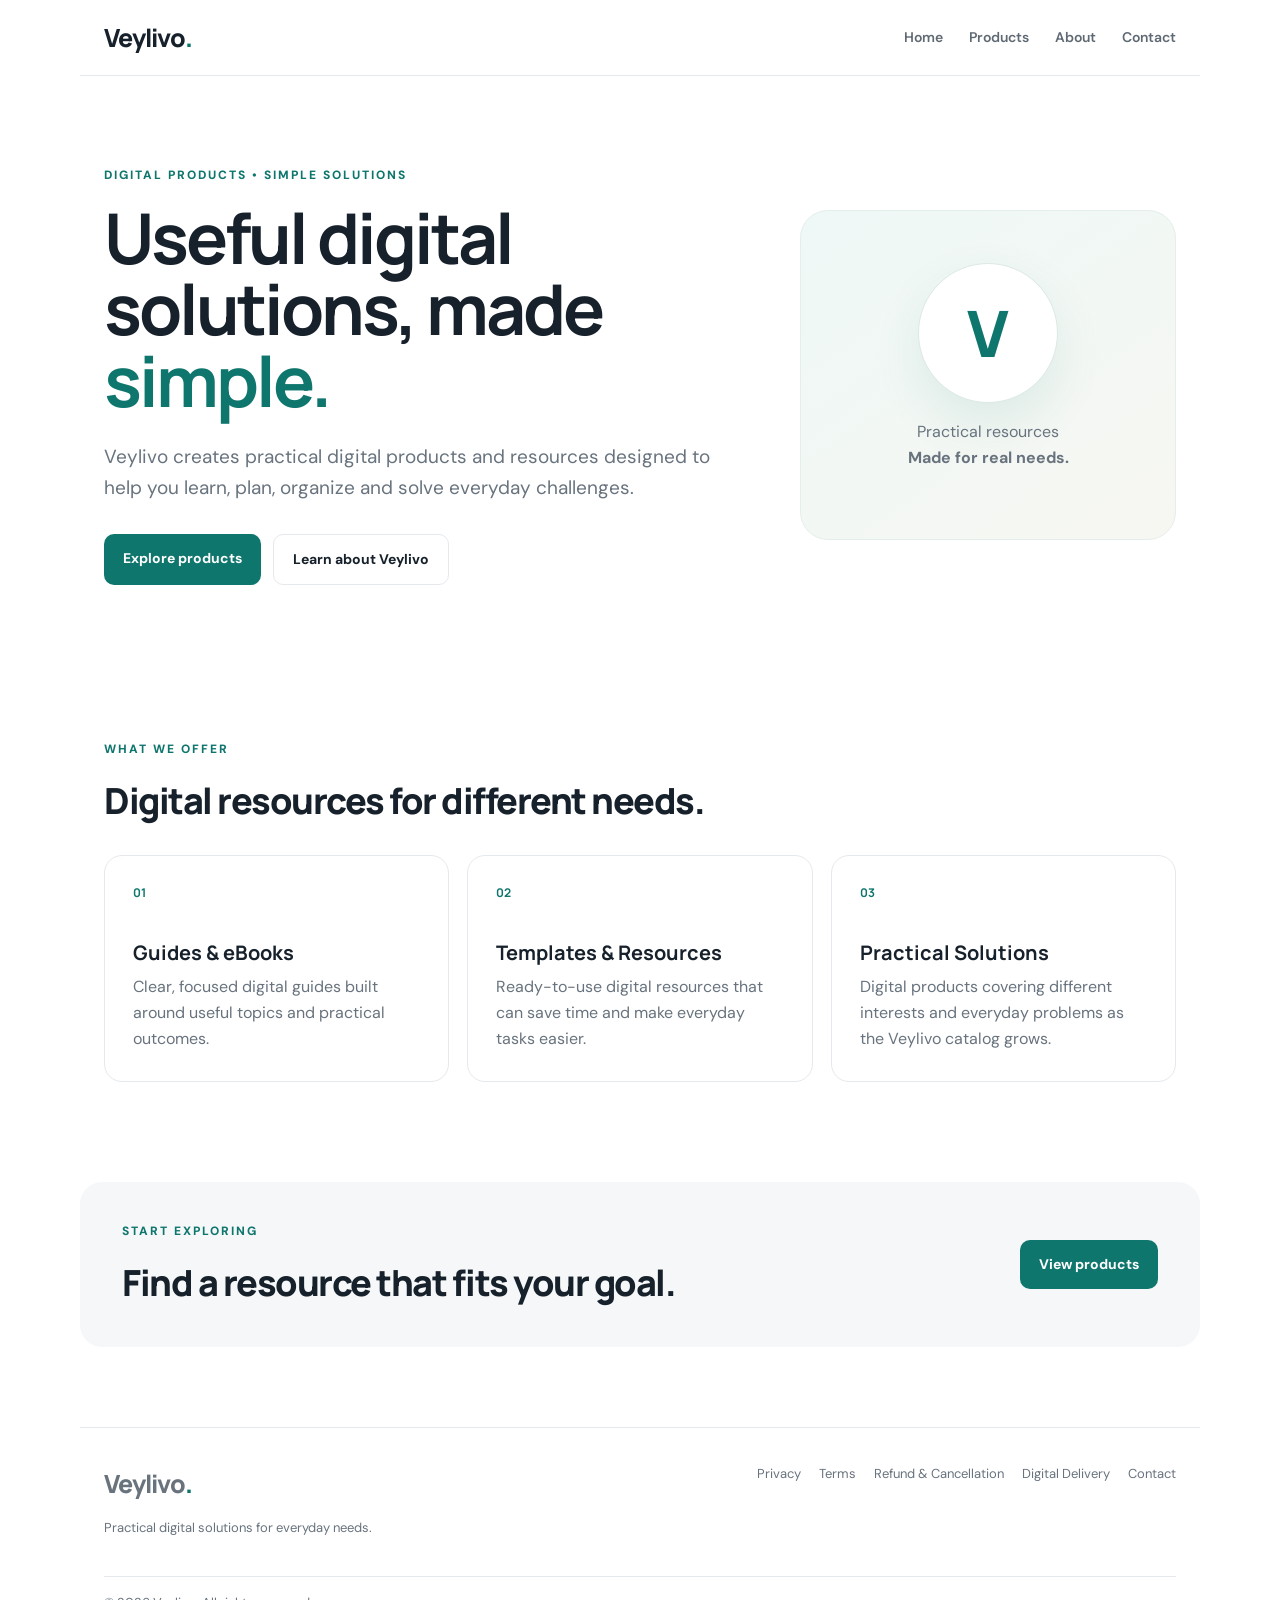
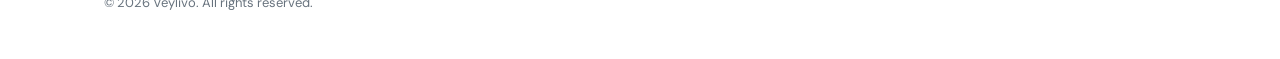
<file: index.html>
<!doctype html>
<html lang="en">
<head>
<meta charset="utf-8">
<meta name="viewport" content="width=device-width,initial-scale=1">
<meta name="description" content="Veylivo — practical digital products and resources.">
<title>Veylivo | Practical Digital Solutions</title>
<link rel="stylesheet" href="style.css">
</head>
<body>
<header class="nav">
  <a class="logo" href="index.html">Veylivo<span>.</span></a>
  <nav>
    <a href="index.html">Home</a><a href="products.html">Products</a>
    <a href="about.html">About</a><a href="contact.html">Contact</a>
  </nav>
</header>

<main>
<section class="hero">
  <div>
    <p class="eyebrow">DIGITAL PRODUCTS • SIMPLE SOLUTIONS</p>
    <h1>Useful digital solutions, made <em>simple.</em></h1>
    <p class="lead">Veylivo creates practical digital products and resources designed to help you learn, plan, organize and solve everyday challenges.</p>
    <div class="actions"><a class="btn primary" href="products.html">Explore products</a><a class="btn secondary" href="about.html">Learn about Veylivo</a></div>
  </div>
  <div class="hero-card"><div class="orb">V</div><p>Practical resources<br><strong>Made for real needs.</strong></p></div>
</section>

<section class="section">
  <p class="eyebrow">WHAT WE OFFER</p><h2>Digital resources for different needs.</h2>
  <div class="grid three">
    <article class="card"><div class="icon">01</div><h3>Guides & eBooks</h3><p>Clear, focused digital guides built around useful topics and practical outcomes.</p></article>
    <article class="card"><div class="icon">02</div><h3>Templates & Resources</h3><p>Ready-to-use digital resources that can save time and make everyday tasks easier.</p></article>
    <article class="card"><div class="icon">03</div><h3>Practical Solutions</h3><p>Digital products covering different interests and everyday problems as the Veylivo catalog grows.</p></article>
  </div>
</section>

<section class="cta"><div><p class="eyebrow">START EXPLORING</p><h2>Find a resource that fits your goal.</h2></div><a class="btn primary" href="products.html">View products</a></section>
</main>

<footer><div><a class="logo" href="index.html">Veylivo<span>.</span></a><p>Practical digital solutions for everyday needs.</p></div><div class="footer-links"><a href="privacy.html">Privacy</a><a href="terms.html">Terms</a><a href="refund.html">Refund & Cancellation</a><a href="delivery.html">Digital Delivery</a><a href="contact.html">Contact</a></div><p class="copyright">© 2026 Veylivo. All rights reserved.</p></footer>
</body></html>
</file>
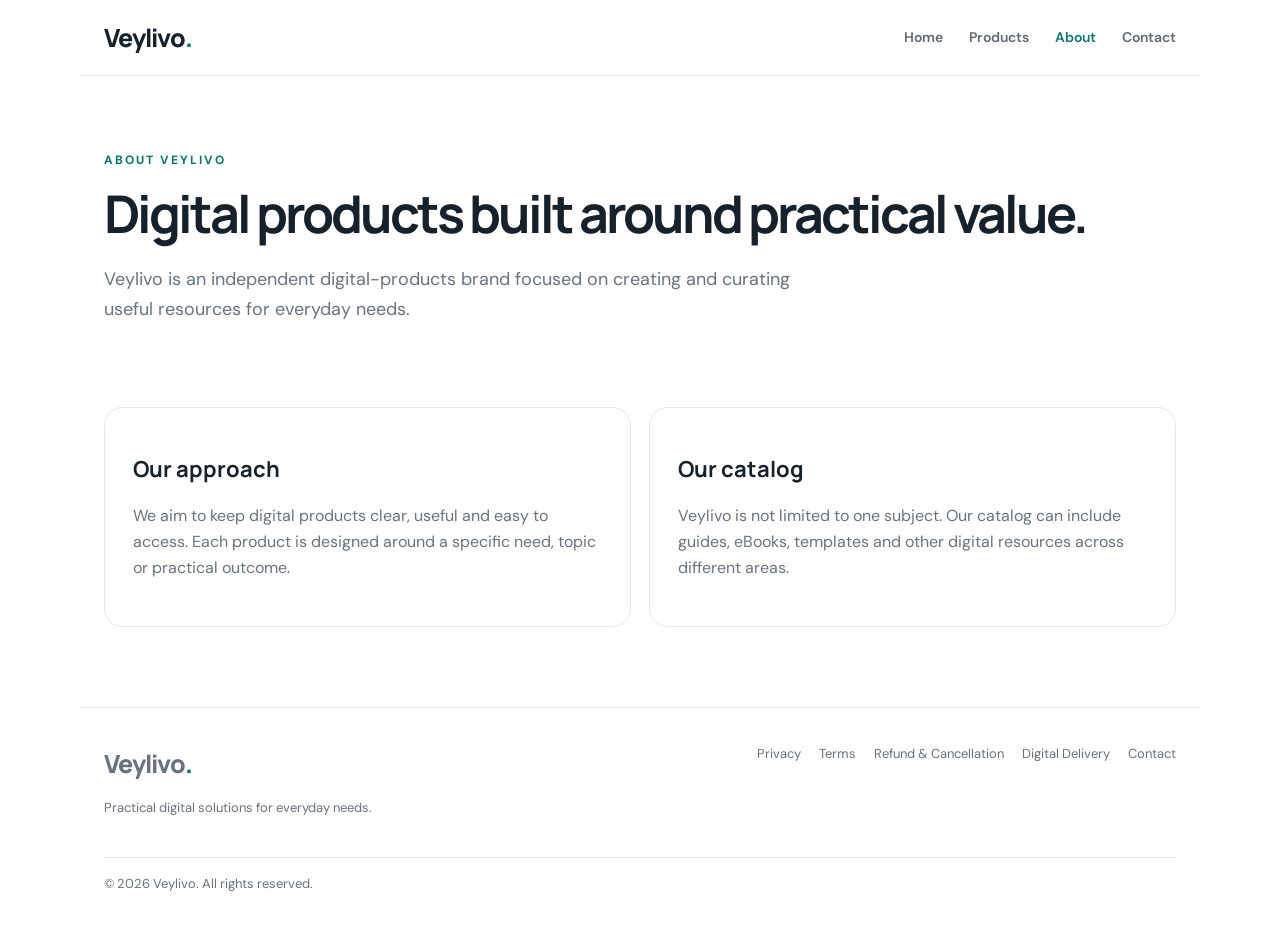
<file: about.html>
<!doctype html><html lang="en"><head><meta charset="utf-8"><meta name="viewport" content="width=device-width,initial-scale=1"><title>About | Veylivo</title><link rel="stylesheet" href="style.css"></head><body>
<header class="nav"><a class="logo" href="index.html">Veylivo<span>.</span></a><nav><a href="index.html">Home</a><a href="products.html">Products</a><a class="active" href="about.html">About</a><a href="contact.html">Contact</a></nav></header>
<main><section class="page-head"><p class="eyebrow">ABOUT VEYLIVO</p><h1>Digital products built around practical value.</h1><p>Veylivo is an independent digital-products brand focused on creating and curating useful resources for everyday needs.</p></section>
<section class="split"><div class="panel"><h2>Our approach</h2><p>We aim to keep digital products clear, useful and easy to access. Each product is designed around a specific need, topic or practical outcome.</p></div><div class="panel"><h2>Our catalog</h2><p>Veylivo is not limited to one subject. Our catalog can include guides, eBooks, templates and other digital resources across different areas.</p></div></section></main>
<footer><div><a class="logo" href="index.html">Veylivo<span>.</span></a><p>Practical digital solutions for everyday needs.</p></div><div class="footer-links"><a href="privacy.html">Privacy</a><a href="terms.html">Terms</a><a href="refund.html">Refund & Cancellation</a><a href="delivery.html">Digital Delivery</a><a href="contact.html">Contact</a></div><p class="copyright">© 2026 Veylivo. All rights reserved.</p></footer></body></html>
</file>
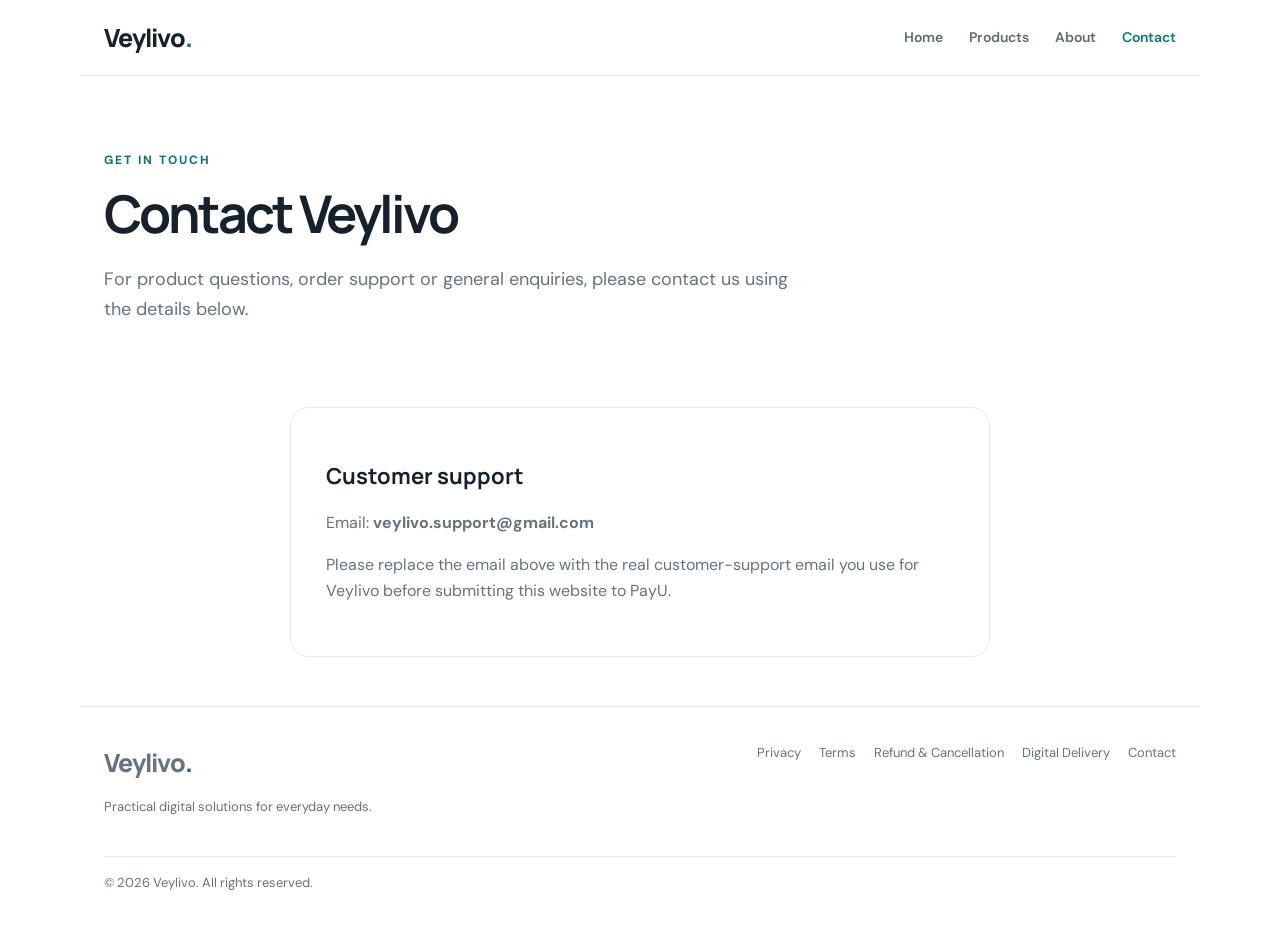
<file: contact.html>
<!doctype html><html lang="en"><head><meta charset="utf-8"><meta name="viewport" content="width=device-width,initial-scale=1"><title>Contact | Veylivo</title><link rel="stylesheet" href="style.css"></head><body>
<header class="nav"><a class="logo" href="index.html">Veylivo<span>.</span></a><nav><a href="index.html">Home</a><a href="products.html">Products</a><a href="about.html">About</a><a class="active" href="contact.html">Contact</a></nav></header>
<main><section class="page-head"><p class="eyebrow">GET IN TOUCH</p><h1>Contact Veylivo</h1><p>For product questions, order support or general enquiries, please contact us using the details below.</p></section>
<section class="contact-card"><h2>Customer support</h2><p>Email: <strong>veylivo.support@gmail.com</strong></p><p>Please replace the email above with the real customer-support email you use for Veylivo before submitting this website to PayU.</p></section></main>
<footer><div><a class="logo" href="index.html">Veylivo<span>.</span></a><p>Practical digital solutions for everyday needs.</p></div><div class="footer-links"><a href="privacy.html">Privacy</a><a href="terms.html">Terms</a><a href="refund.html">Refund & Cancellation</a><a href="delivery.html">Digital Delivery</a><a href="contact.html">Contact</a></div><p class="copyright">© 2026 Veylivo. All rights reserved.</p></footer></body></html>
</file>
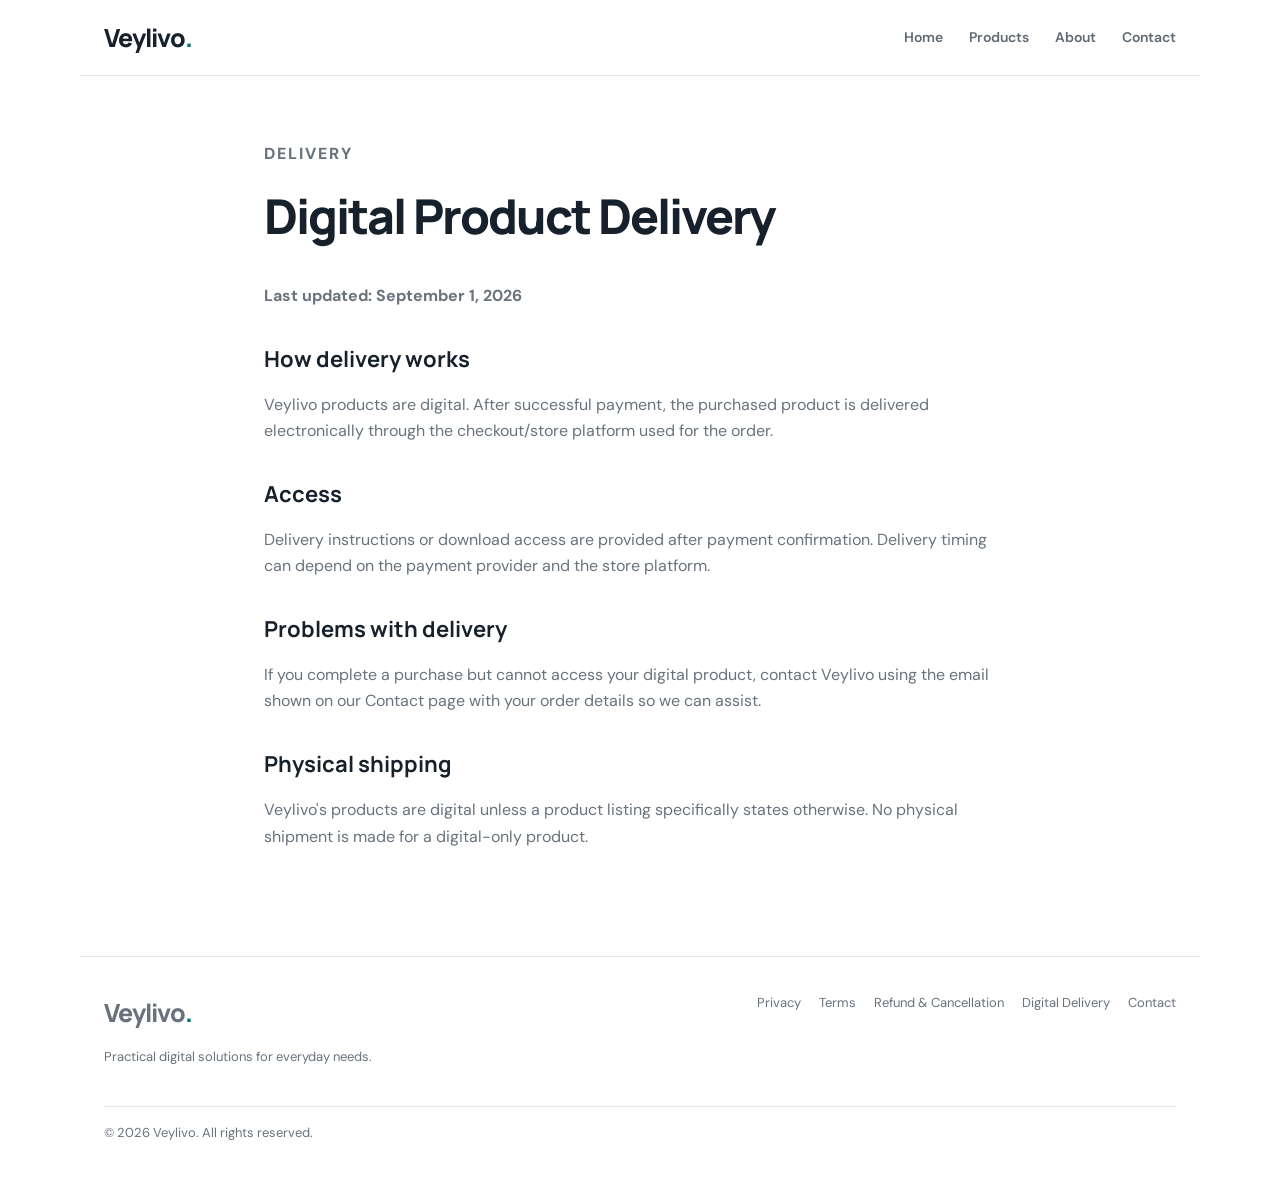
<file: delivery.html>
<!doctype html><html lang="en"><head><meta charset="utf-8"><meta name="viewport" content="width=device-width,initial-scale=1"><title>Digital Delivery | Veylivo</title><link rel="stylesheet" href="style.css"></head><body><header class="nav"><a class="logo" href="index.html">Veylivo<span>.</span></a><nav><a href="index.html">Home</a><a href="products.html">Products</a><a href="about.html">About</a><a href="contact.html">Contact</a></nav></header><main><section class="legal"><p class="eyebrow">DELIVERY</p><h1>Digital Product Delivery</h1><p><strong>Last updated: September 1, 2026</strong></p><h2>How delivery works</h2><p>Veylivo products are digital. After successful payment, the purchased product is delivered electronically through the checkout/store platform used for the order.</p><h2>Access</h2><p>Delivery instructions or download access are provided after payment confirmation. Delivery timing can depend on the payment provider and the store platform.</p><h2>Problems with delivery</h2><p>If you complete a purchase but cannot access your digital product, contact Veylivo using the email shown on our Contact page with your order details so we can assist.</p><h2>Physical shipping</h2><p>Veylivo's products are digital unless a product listing specifically states otherwise. No physical shipment is made for a digital-only product.</p></section></main><footer><div><a class="logo" href="index.html">Veylivo<span>.</span></a><p>Practical digital solutions for everyday needs.</p></div><div class="footer-links"><a href="privacy.html">Privacy</a><a href="terms.html">Terms</a><a href="refund.html">Refund & Cancellation</a><a href="delivery.html">Digital Delivery</a><a href="contact.html">Contact</a></div><p class="copyright">© 2026 Veylivo. All rights reserved.</p></footer></body></html>
</file>
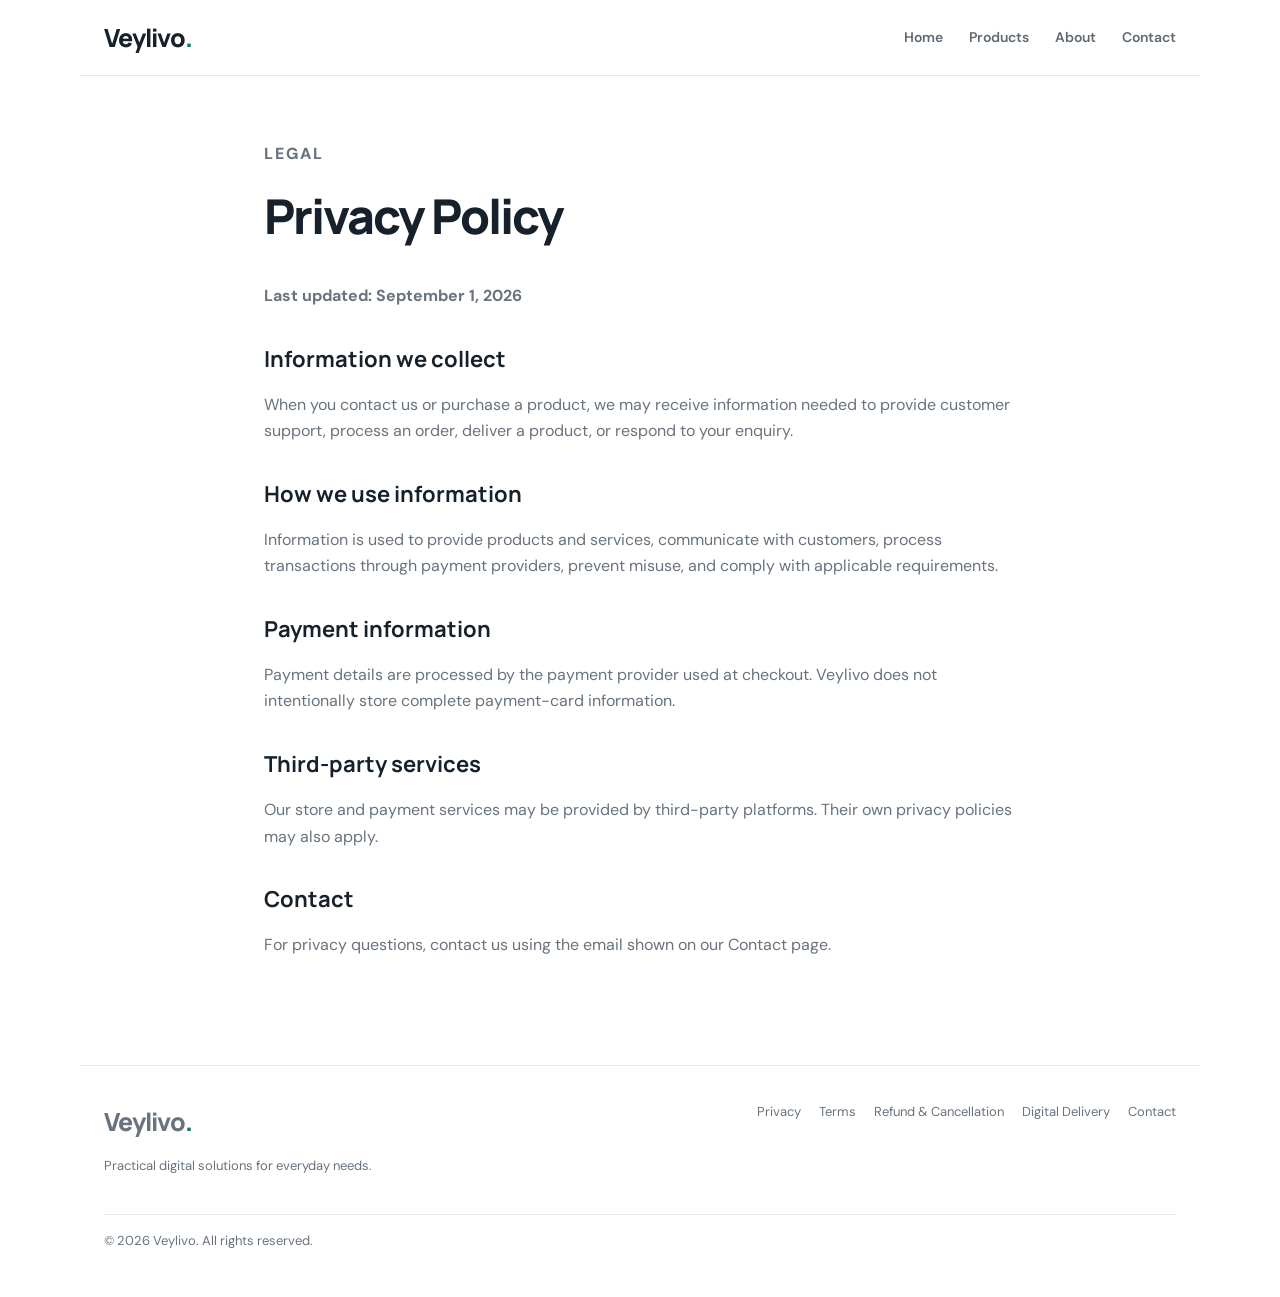
<file: privacy.html>
<!doctype html><html lang="en"><head><meta charset="utf-8"><meta name="viewport" content="width=device-width,initial-scale=1"><title>Privacy Policy | Veylivo</title><link rel="stylesheet" href="style.css"></head><body><header class="nav"><a class="logo" href="index.html">Veylivo<span>.</span></a><nav><a href="index.html">Home</a><a href="products.html">Products</a><a href="about.html">About</a><a href="contact.html">Contact</a></nav></header><main><section class="legal"><p class="eyebrow">LEGAL</p><h1>Privacy Policy</h1><p><strong>Last updated: September 1, 2026</strong></p><h2>Information we collect</h2><p>When you contact us or purchase a product, we may receive information needed to provide customer support, process an order, deliver a product, or respond to your enquiry.</p><h2>How we use information</h2><p>Information is used to provide products and services, communicate with customers, process transactions through payment providers, prevent misuse, and comply with applicable requirements.</p><h2>Payment information</h2><p>Payment details are processed by the payment provider used at checkout. Veylivo does not intentionally store complete payment-card information.</p><h2>Third-party services</h2><p>Our store and payment services may be provided by third-party platforms. Their own privacy policies may also apply.</p><h2>Contact</h2><p>For privacy questions, contact us using the email shown on our Contact page.</p></section></main><footer><div><a class="logo" href="index.html">Veylivo<span>.</span></a><p>Practical digital solutions for everyday needs.</p></div><div class="footer-links"><a href="privacy.html">Privacy</a><a href="terms.html">Terms</a><a href="refund.html">Refund & Cancellation</a><a href="delivery.html">Digital Delivery</a><a href="contact.html">Contact</a></div><p class="copyright">© 2026 Veylivo. All rights reserved.</p></footer></body></html>
</file>
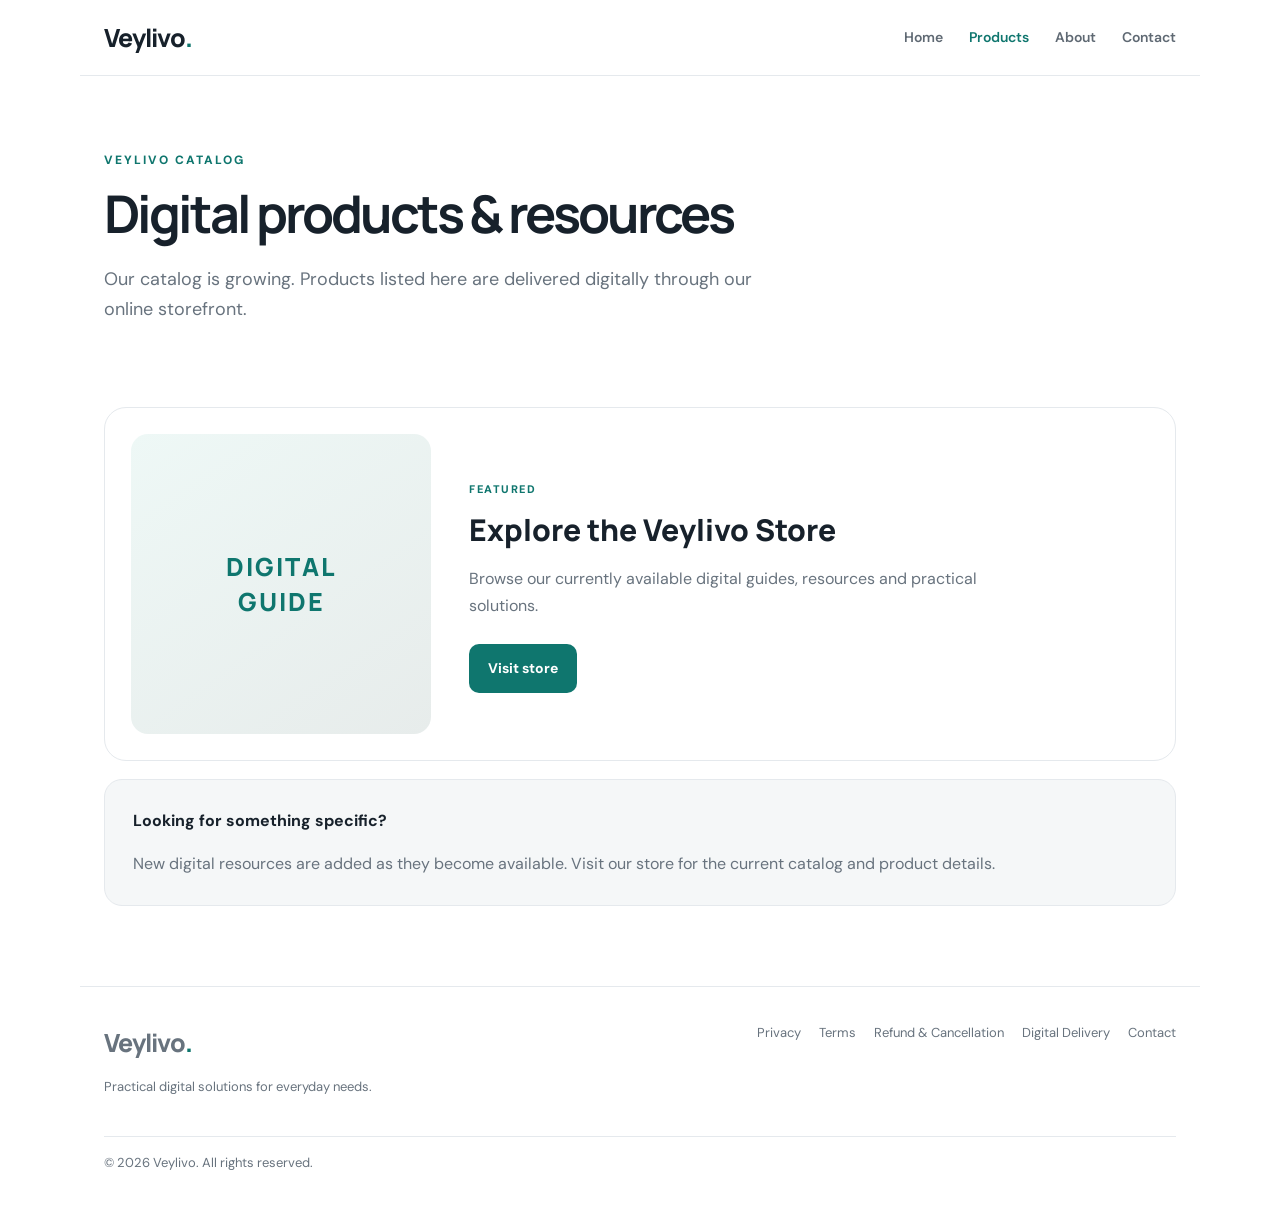
<file: products.html>
<!doctype html><html lang="en"><head><meta charset="utf-8"><meta name="viewport" content="width=device-width,initial-scale=1"><meta name="description" content="Browse Veylivo digital products and resources."><title>Products | Veylivo</title><link rel="stylesheet" href="style.css"></head><body>
<header class="nav"><a class="logo" href="index.html">Veylivo<span>.</span></a><nav><a href="index.html">Home</a><a class="active" href="products.html">Products</a><a href="about.html">About</a><a href="contact.html">Contact</a></nav></header>
<main><section class="page-head"><p class="eyebrow">VEYLIVO CATALOG</p><h1>Digital products & resources</h1><p>Our catalog is growing. Products listed here are delivered digitally through our online storefront.</p></section>
<section class="products"><article class="product"><div class="product-art">DIGITAL<br>GUIDE</div><div><span class="tag">Featured</span><h2>Explore the Veylivo Store</h2><p>Browse our currently available digital guides, resources and practical solutions.</p><a class="btn primary" href="https://payhip.com/Veylivo" target="_blank" rel="noopener">Visit store</a></div></article>
<div class="notice"><strong>Looking for something specific?</strong><p>New digital resources are added as they become available. Visit our store for the current catalog and product details.</p></div></section></main>
<footer><div><a class="logo" href="index.html">Veylivo<span>.</span></a><p>Practical digital solutions for everyday needs.</p></div><div class="footer-links"><a href="privacy.html">Privacy</a><a href="terms.html">Terms</a><a href="refund.html">Refund & Cancellation</a><a href="delivery.html">Digital Delivery</a><a href="contact.html">Contact</a></div><p class="copyright">© 2026 Veylivo. All rights reserved.</p></footer>
</body></html>
</file>
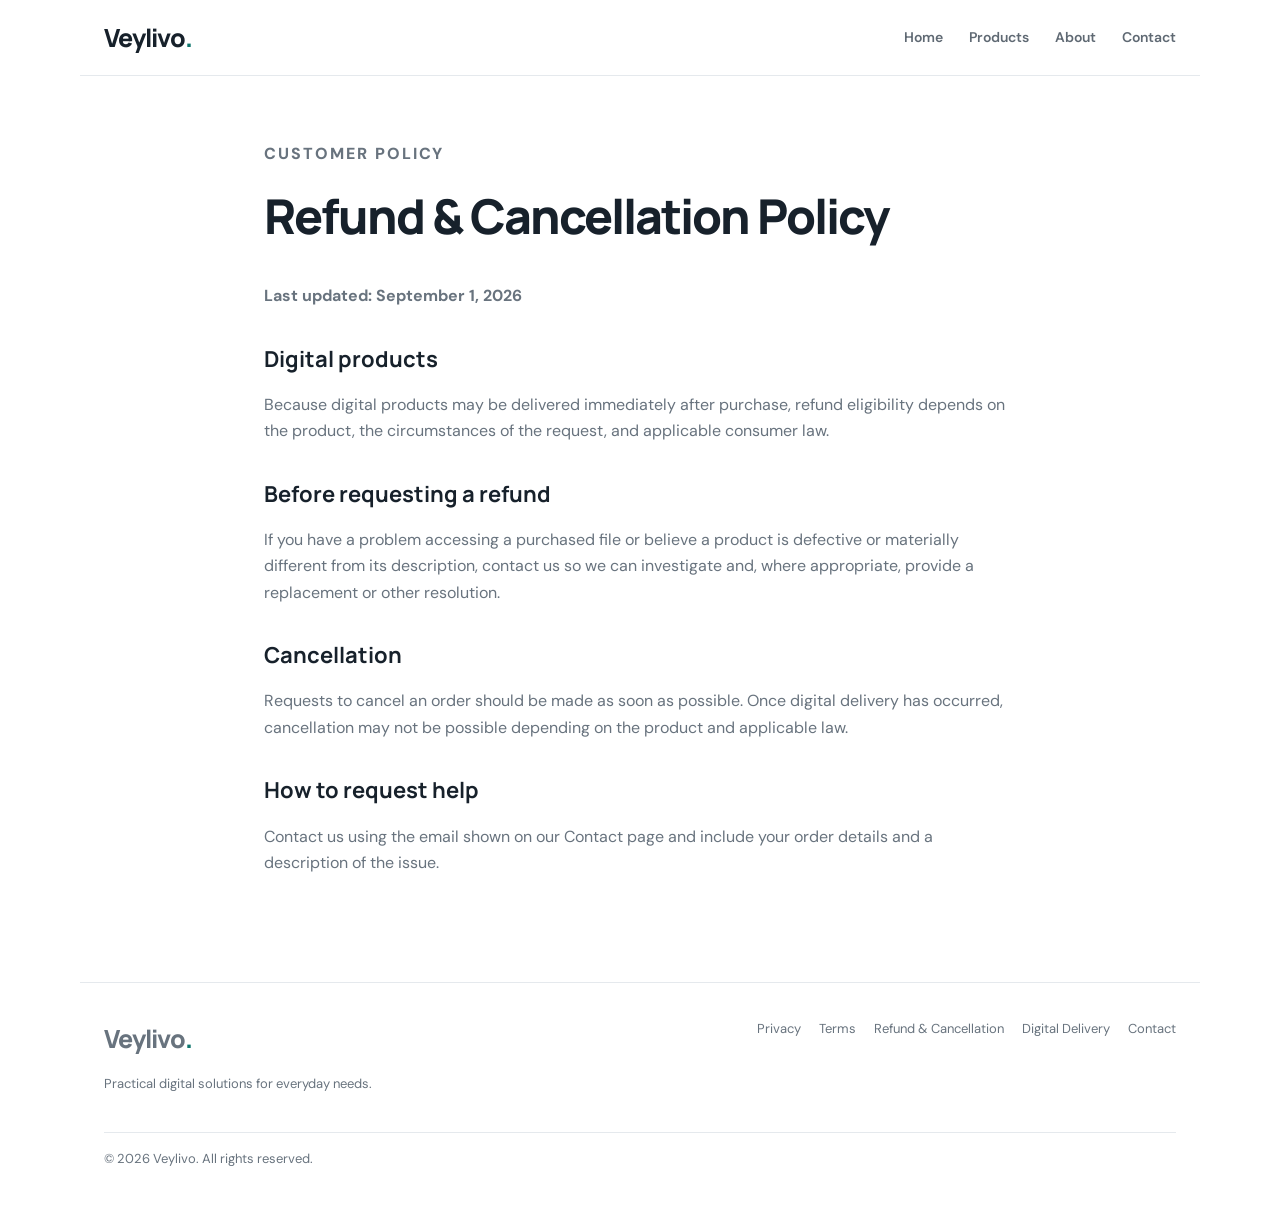
<file: refund.html>
<!doctype html><html lang="en"><head><meta charset="utf-8"><meta name="viewport" content="width=device-width,initial-scale=1"><title>Refund & Cancellation | Veylivo</title><link rel="stylesheet" href="style.css"></head><body><header class="nav"><a class="logo" href="index.html">Veylivo<span>.</span></a><nav><a href="index.html">Home</a><a href="products.html">Products</a><a href="about.html">About</a><a href="contact.html">Contact</a></nav></header><main><section class="legal"><p class="eyebrow">CUSTOMER POLICY</p><h1>Refund & Cancellation Policy</h1><p><strong>Last updated: September 1, 2026</strong></p><h2>Digital products</h2><p>Because digital products may be delivered immediately after purchase, refund eligibility depends on the product, the circumstances of the request, and applicable consumer law.</p><h2>Before requesting a refund</h2><p>If you have a problem accessing a purchased file or believe a product is defective or materially different from its description, contact us so we can investigate and, where appropriate, provide a replacement or other resolution.</p><h2>Cancellation</h2><p>Requests to cancel an order should be made as soon as possible. Once digital delivery has occurred, cancellation may not be possible depending on the product and applicable law.</p><h2>How to request help</h2><p>Contact us using the email shown on our Contact page and include your order details and a description of the issue.</p></section></main><footer><div><a class="logo" href="index.html">Veylivo<span>.</span></a><p>Practical digital solutions for everyday needs.</p></div><div class="footer-links"><a href="privacy.html">Privacy</a><a href="terms.html">Terms</a><a href="refund.html">Refund & Cancellation</a><a href="delivery.html">Digital Delivery</a><a href="contact.html">Contact</a></div><p class="copyright">© 2026 Veylivo. All rights reserved.</p></footer></body></html>
</file>
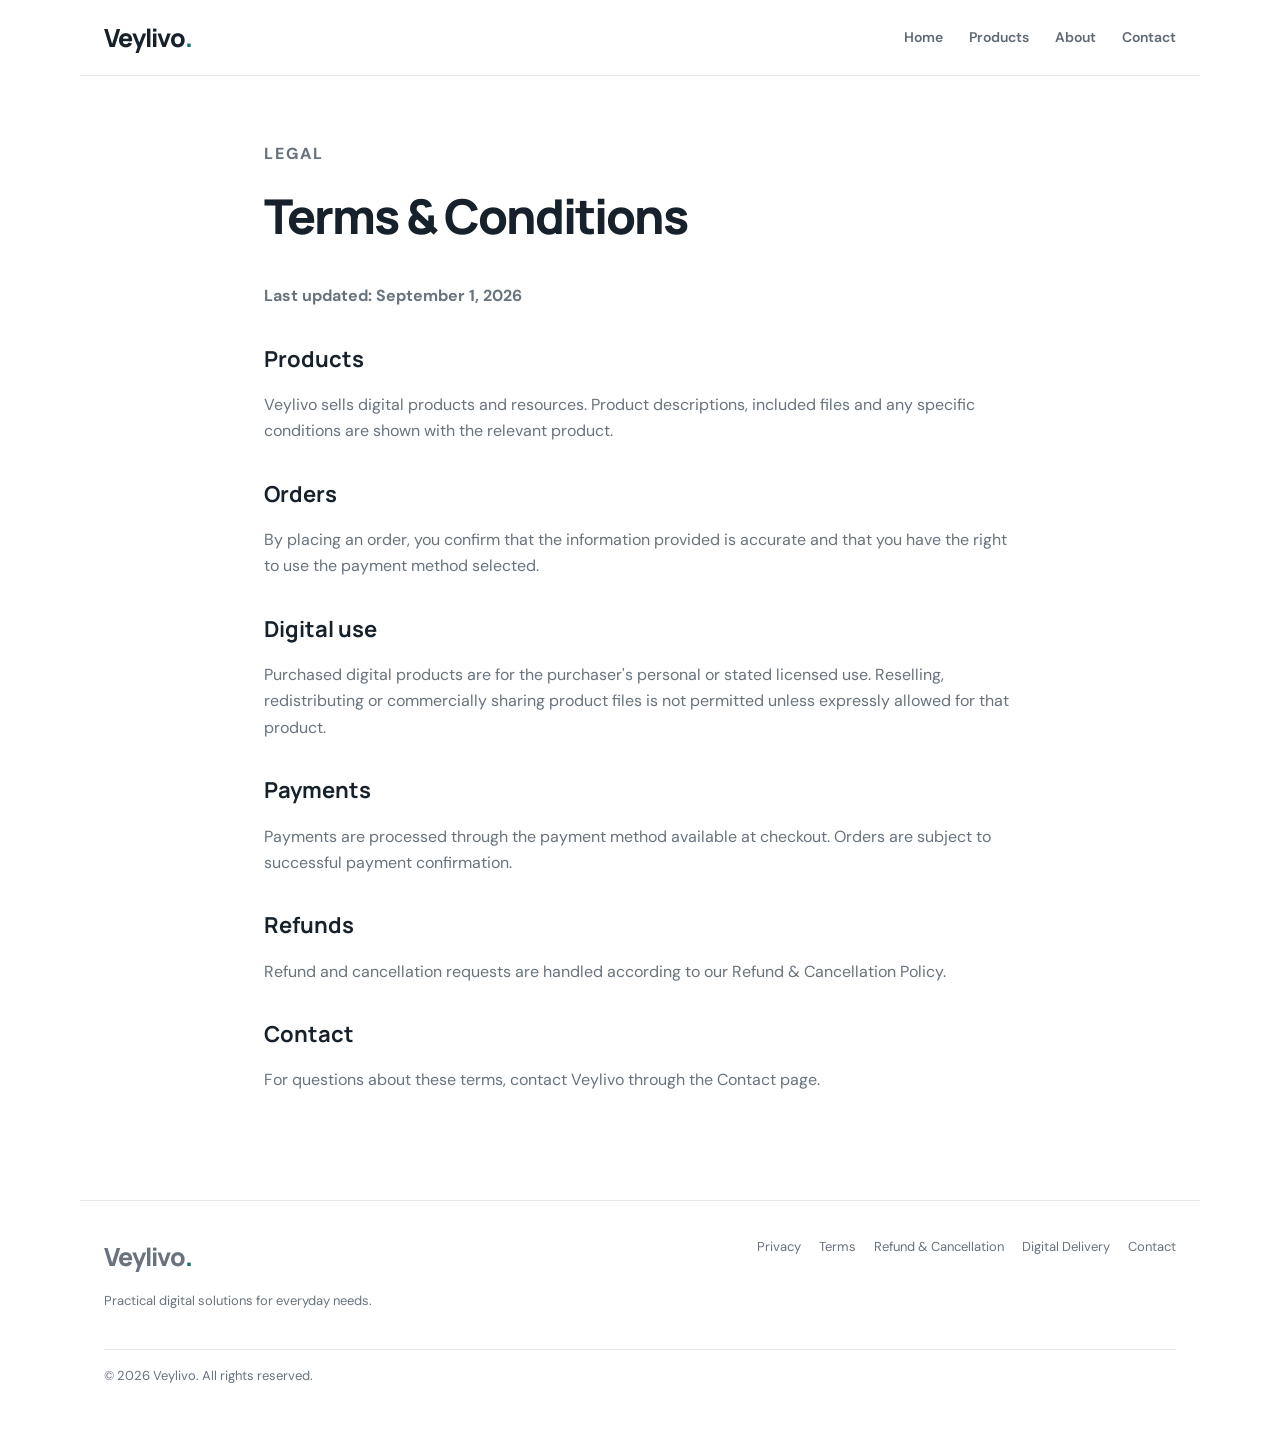
<file: terms.html>
<!doctype html><html lang="en"><head><meta charset="utf-8"><meta name="viewport" content="width=device-width,initial-scale=1"><title>Terms & Conditions | Veylivo</title><link rel="stylesheet" href="style.css"></head><body><header class="nav"><a class="logo" href="index.html">Veylivo<span>.</span></a><nav><a href="index.html">Home</a><a href="products.html">Products</a><a href="about.html">About</a><a href="contact.html">Contact</a></nav></header><main><section class="legal"><p class="eyebrow">LEGAL</p><h1>Terms & Conditions</h1><p><strong>Last updated: September 1, 2026</strong></p><h2>Products</h2><p>Veylivo sells digital products and resources. Product descriptions, included files and any specific conditions are shown with the relevant product.</p><h2>Orders</h2><p>By placing an order, you confirm that the information provided is accurate and that you have the right to use the payment method selected.</p><h2>Digital use</h2><p>Purchased digital products are for the purchaser's personal or stated licensed use. Reselling, redistributing or commercially sharing product files is not permitted unless expressly allowed for that product.</p><h2>Payments</h2><p>Payments are processed through the payment method available at checkout. Orders are subject to successful payment confirmation.</p><h2>Refunds</h2><p>Refund and cancellation requests are handled according to our Refund & Cancellation Policy.</p><h2>Contact</h2><p>For questions about these terms, contact Veylivo through the Contact page.</p></section></main><footer><div><a class="logo" href="index.html">Veylivo<span>.</span></a><p>Practical digital solutions for everyday needs.</p></div><div class="footer-links"><a href="privacy.html">Privacy</a><a href="terms.html">Terms</a><a href="refund.html">Refund & Cancellation</a><a href="delivery.html">Digital Delivery</a><a href="contact.html">Contact</a></div><p class="copyright">© 2026 Veylivo. All rights reserved.</p></footer></body></html>
</file>
<file: style.css>
@import url('https://fonts.googleapis.com/css2?family=DM+Sans:wght@400;500;600;700&family=Manrope:wght@600;700;800&display=swap');
:root{--ink:#17212b;--muted:#68737e;--line:#e5e9ed;--soft:#f5f7f8;--accent:#0f766e;--accent2:#115e59;--white:#fff;--max:1120px}
*{box-sizing:border-box}html{scroll-behavior:smooth}body{margin:0;color:var(--ink);background:#fff;font-family:"DM Sans",sans-serif;line-height:1.65}a{color:inherit;text-decoration:none}.nav{height:76px;display:flex;align-items:center;justify-content:space-between;max-width:var(--max);margin:auto;padding:0 24px;border-bottom:1px solid var(--line)}.logo{font-family:Manrope,sans-serif;font-weight:800;font-size:25px;letter-spacing:-1px}.logo span{color:var(--accent)}nav{display:flex;gap:26px;color:#5f6973;font-size:14px;font-weight:600}nav a:hover,nav .active{color:var(--accent)}main{min-height:70vh}.hero{max-width:var(--max);margin:auto;padding:90px 24px 85px;display:grid;grid-template-columns:1.25fr .75fr;gap:70px;align-items:center}.eyebrow{font-size:12px;font-weight:800;letter-spacing:2px;color:var(--accent);margin:0 0 16px}.hero h1,.page-head h1{font-family:Manrope,sans-serif;font-size:clamp(42px,6vw,70px);line-height:1.02;letter-spacing:-3px;margin:0 0 25px}.hero h1 em{font-style:normal;color:var(--accent)}.lead{font-size:19px;color:var(--muted);max-width:650px}.actions{display:flex;gap:12px;flex-wrap:wrap;margin-top:30px}.btn{display:inline-block;padding:13px 19px;border-radius:10px;font-weight:700;font-size:14px}.primary{background:var(--accent);color:white}.primary:hover{background:var(--accent2)}.secondary{border:1px solid var(--line);background:white}.hero-card{min-height:330px;border-radius:28px;background:linear-gradient(145deg,#eef8f6,#f7f7f2);display:flex;flex-direction:column;justify-content:center;align-items:center;text-align:center;border:1px solid #e4eeeb}.orb{width:140px;height:140px;border-radius:50%;display:grid;place-items:center;background:#fff;border:1px solid #dce9e5;font:800 64px Manrope;color:var(--accent);box-shadow:0 20px 50px #0f766e18}.hero-card p{color:var(--muted)}.section{max-width:var(--max);margin:auto;padding:70px 24px}.section h2,.cta h2{font:800 36px Manrope;letter-spacing:-1.5px;margin:0 0 30px}.grid{display:grid;gap:18px}.three{grid-template-columns:repeat(3,1fr)}.card,.panel,.contact-card,.notice{border:1px solid var(--line);border-radius:18px;padding:28px;background:#fff}.card .icon{font:700 12px Manrope;color:var(--accent);margin-bottom:38px}.card h3{font:700 20px Manrope;margin:0 0 8px}.card p{color:var(--muted);margin:0}.cta{max-width:var(--max);margin:30px auto 80px;padding:40px 42px;border-radius:22px;background:var(--soft);display:flex;justify-content:space-between;align-items:center;gap:30px}.cta h2{margin:0}.page-head{max-width:var(--max);margin:auto;padding:75px 24px 45px}.page-head h1{font-size:52px}.page-head>p:last-child{max-width:700px;color:var(--muted);font-size:18px}.products,.split{max-width:var(--max);margin:auto;padding:20px 24px 80px}.product{display:grid;grid-template-columns:300px 1fr;gap:38px;border:1px solid var(--line);border-radius:22px;padding:26px;align-items:center}.product-art{min-height:300px;border-radius:17px;background:linear-gradient(145deg,#eef8f6,#e7eceb);display:grid;place-items:center;text-align:center;font:800 25px Manrope;letter-spacing:2px;color:var(--accent)}.tag{font-size:11px;color:var(--accent);font-weight:800;letter-spacing:1.5px;text-transform:uppercase}.product h2{font:800 30px Manrope;margin:8px 0}.product p{color:var(--muted);max-width:580px;margin-bottom:25px}.notice{margin-top:18px;background:var(--soft)}.notice p{margin-bottom:0;color:var(--muted)}.split{display:grid;grid-template-columns:1fr 1fr;gap:18px}.panel h2,.contact-card h2,.legal h2{font:700 22px Manrope}.panel p,.contact-card p,.legal p{color:var(--muted)}.contact-card{max-width:700px;margin:20px auto 80px;padding:35px}.legal{max-width:800px;margin:auto;padding:65px 24px 90px}.legal h1{font:800 48px Manrope;letter-spacing:-2px;margin:0 0 35px}.legal h2{margin-top:34px}.legal p{font-size:16px}footer{border-top:1px solid var(--line);max-width:var(--max);margin:auto;padding:35px 24px 45px;display:grid;grid-template-columns:1fr 1fr;gap:25px;color:var(--muted);font-size:13px}.footer-links{display:flex;flex-wrap:wrap;gap:10px 18px;justify-content:flex-end;align-content:start}.footer-links a:hover{color:var(--accent)}.copyright{grid-column:1/-1;margin:0;padding-top:15px;border-top:1px solid var(--line)}
@media(max-width:760px){.nav{height:auto;padding:18px 20px;align-items:flex-start;gap:18px}.nav nav{gap:12px;flex-wrap:wrap;justify-content:flex-end}.hero{grid-template-columns:1fr;padding-top:55px;gap:40px}.hero h1{letter-spacing:-2px}.three,.split{grid-template-columns:1fr}.cta{margin:10px 20px 55px;padding:30px;display:block}.cta .btn{margin-top:18px}.page-head h1{font-size:42px}.product{grid-template-columns:1fr}.product-art{min-height:220px}footer{grid-template-columns:1fr}.footer-links{justify-content:flex-start}.copyright{grid-column:auto}}
</file>
